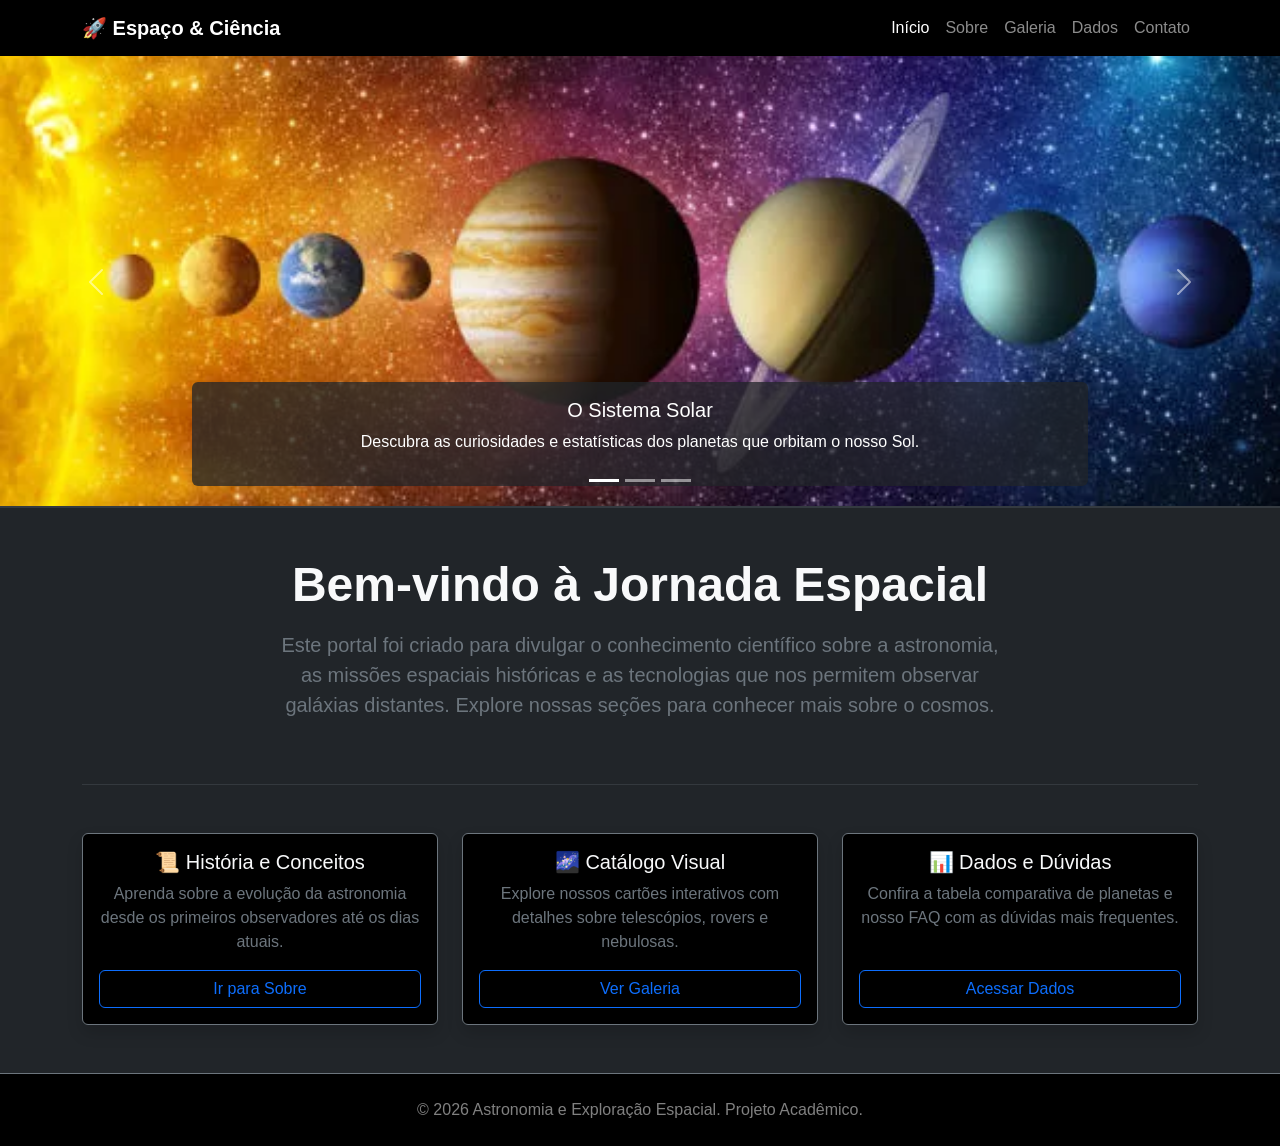
<file: index.html>
<!DOCTYPE html>
<html lang="pt-BR">
<head>
    <meta charset="UTF-8">
    <meta name="viewport" content="width=device-width, initial-scale=1.0">
    <title>Início - Astronomia e Exploração Espacial</title>
    
    <!-- Bootstrap CSS CDN -->
    <link href="https://cdn.jsdelivr.net/npm/bootstrap@5.3.3/dist/css/bootstrap.min.css" rel="stylesheet">
    <!-- Estilo Próprio -->
    <link rel="stylesheet" href="./css/style.css">
</head>
<body class="bg-dark text-light d-flex flex-column min-vh-100">

    <!-- 1. NAVBAR / MENU DE NAVEGAÇÃO -->
    <nav class="navbar navbar-expand-lg navbar-dark bg-black sticky-top">
        <div class="container">
            <a class="navbar-brand fw-bold" href="index.html">🚀 Espaço & Ciência</a>
            <button class="navbar-toggler" type="button" data-bs-toggle="collapse" data-bs-target="#navbarNav">
                <span class="navbar-toggler-icon"></span>
            </button>
            <div class="collapse navbar-collapse" id="navbarNav">
                <ul class="navbar-nav ms-auto">
                    <li class="nav-item"><a class="nav-link active" href="./index.html">Início</a></li>
                    <li class="nav-item"><a class="nav-link" href="./sobre.html">Sobre</a></li>
                    <li class="nav-item"><a class="nav-link" href="./galeria.html">Galeria</a></li>
                    <li class="nav-item"><a class="nav-link" href="./dados.html">Dados</a></li>
                    <li class="nav-item"><a class="nav-link" href="./contato.html">Contato</a></li>
                </ul>
            </div>
        </div>
    </nav>

    <!-- 2. BANNER DE DESTAQUE: CARROSSEL (CAROUSEL BOOTSTRAP) -->
    <div id="carouselEspaco" class="carousel slide" data-bs-ride="carousel">
        <div class="carousel-indicators">
            <button type="button" data-bs-target="#carouselEspaco" data-bs-slide-to="0" class="active"></button>
            <button type="button" data-bs-target="#carouselEspaco" data-bs-slide-to="1"></button>
            <button type="button" data-bs-target="#carouselEspaco" data-bs-slide-to="2"></button>
        </div>
        <div class="carousel-inner">
            <!-- Slide 1 -->
            <div class="carousel-item active" data-bs-interval="4000">
                <img src="./img/banner1.jpg" class="d-block w-100 object-fit-cover" style="height: 450px;" alt="Exploração do Sistema Solar">
                <div class="carousel-caption d-none d-md-block bg-dark bg-opacity-75 rounded p-3">
                    <h5>O Sistema Solar</h5>
                    <p>Descubra as curiosidades e estatísticas dos planetas que orbitam o nosso Sol.</p>
                </div>
            </div>
            <!-- Slide 2 -->
            <div class="carousel-item" data-bs-interval="4000">
                <img src="./img/banner2.jpg" class="d-block w-100 object-fit-cover" style="height: 450px;" alt="Telescópios Espaciais">
                <div class="carousel-caption d-none d-md-block bg-dark bg-opacity-75 rounded p-3">
                    <h5>Grandes Observatórios</h5>
                    <p>Conheça os telescópios que revelam os segredos mais profundos do universo.</p>
                </div>
            </div>
            <!-- Slide 3 -->
            <div class="carousel-item" data-bs-interval="4000">
                <img src="./img/banner3.jpg" class="d-block w-100 object-fit-cover" style="height: 450px;" alt="Missões Espaciais">
                <div class="carousel-caption d-none d-md-block bg-dark bg-opacity-75 rounded p-3">
                    <h5>Missões Históricas</h5>
                    <p>Relembre os marcos da humanidade na conquista e exploração do espaço.</p>
                </div>
            </div>
        </div>
        <button class="carousel-control-prev" type="button" data-bs-target="#carouselEspaco" data-bs-slide="prev">
            <span class="carousel-control-prev-icon"></span>
        </button>
        <button class="carousel-control-next" type="button" data-bs-target="#carouselEspaco" data-bs-slide="next">
            <span class="carousel-control-next-icon"></span>
        </button>
    </div>

    <!-- 3. PROPÓSITO DO SITE -->
    <main class="container my-5 text-center">
        <div class="row justify-content-center">
            <div class="col-lg-8">
                <h1 class="display-5 fw-bold mb-3">Bem-vindo à Jornada Espacial</h1>
                <p class="lead text-secondary">
                    Este portal foi criado para divulgar o conhecimento científico sobre a astronomia, as missões espaciais históricas e as tecnologias que nos permitem observar galáxias distantes. Explore nossas seções para conhecer mais sobre o cosmos.
                </p>
            </div>
        </div>

        <hr class="my-5 border-secondary">

        <!-- 4. CHAMADAS PARA AS OUTRAS SEÇÕES (CALL TO ACTION CARDS) -->
        <div class="row row-cols-1 row-cols-md-3 g-4">
            <!-- Card 1 -> Sobre -->
            <div class="col">
                <div class="card h-100 bg-black text-light border-secondary shadow">
                    <div class="card-body d-flex flex-column">
                        <h3 class="card-title h5">📜 História e Conceitos</h3>
                        <p class="card-text text-secondary">Aprenda sobre a evolução da astronomia desde os primeiros observadores até os dias atuais.</p>
                        <a href="./sobre.html" class="btn btn-outline-primary mt-auto">Ir para Sobre</a>
                    </div>
                </div>
            </div>

            <!-- Card 2 -> Galeria -->
            <div class="col">
                <div class="card h-100 bg-black text-light border-secondary shadow">
                    <div class="card-body d-flex flex-column">
                        <h3 class="card-title h5">🌌 Catálogo Visual</h3>
                        <p class="card-text text-secondary">Explore nossos cartões interativos com detalhes sobre telescópios, rovers e nebulosas.</p>
                        <a href="./galeria.html" class="btn btn-outline-primary mt-auto">Ver Galeria</a>
                    </div>
                </div>
            </div>

            <!-- Card 3 -> Dados -->
            <div class="col">
                <div class="card h-100 bg-black text-light border-secondary shadow">
                    <div class="card-body d-flex flex-column">
                        <h3 class="card-title h5">📊 Dados e Dúvidas</h3>
                        <p class="card-text text-secondary">Confira a tabela comparativa de planetas e nosso FAQ com as dúvidas mais frequentes.</p>
                        <a href="./dados.html" class="btn btn-outline-primary mt-auto">Acessar Dados</a>
                    </div>
                </div>
            </div>
        </div>
    </main>

    <!-- 5. RODAPÉ (FOOTER) -->
    <footer class="bg-black text-center text-white-50 py-4 mt-auto border-top border-secondary">
        <div class="container">
            <p class="mb-0">&copy; 2026 Astronomia e Exploração Espacial. Projeto Acadêmico.</p>
        </div>
    </footer>

    <!-- Bootstrap JS Bundle CDN -->
    <script src="https://cdn.jsdelivr.net/npm/bootstrap@5.3.3/dist/js/bootstrap.bundle.min.js"></script>
</body>
</html>
</file>
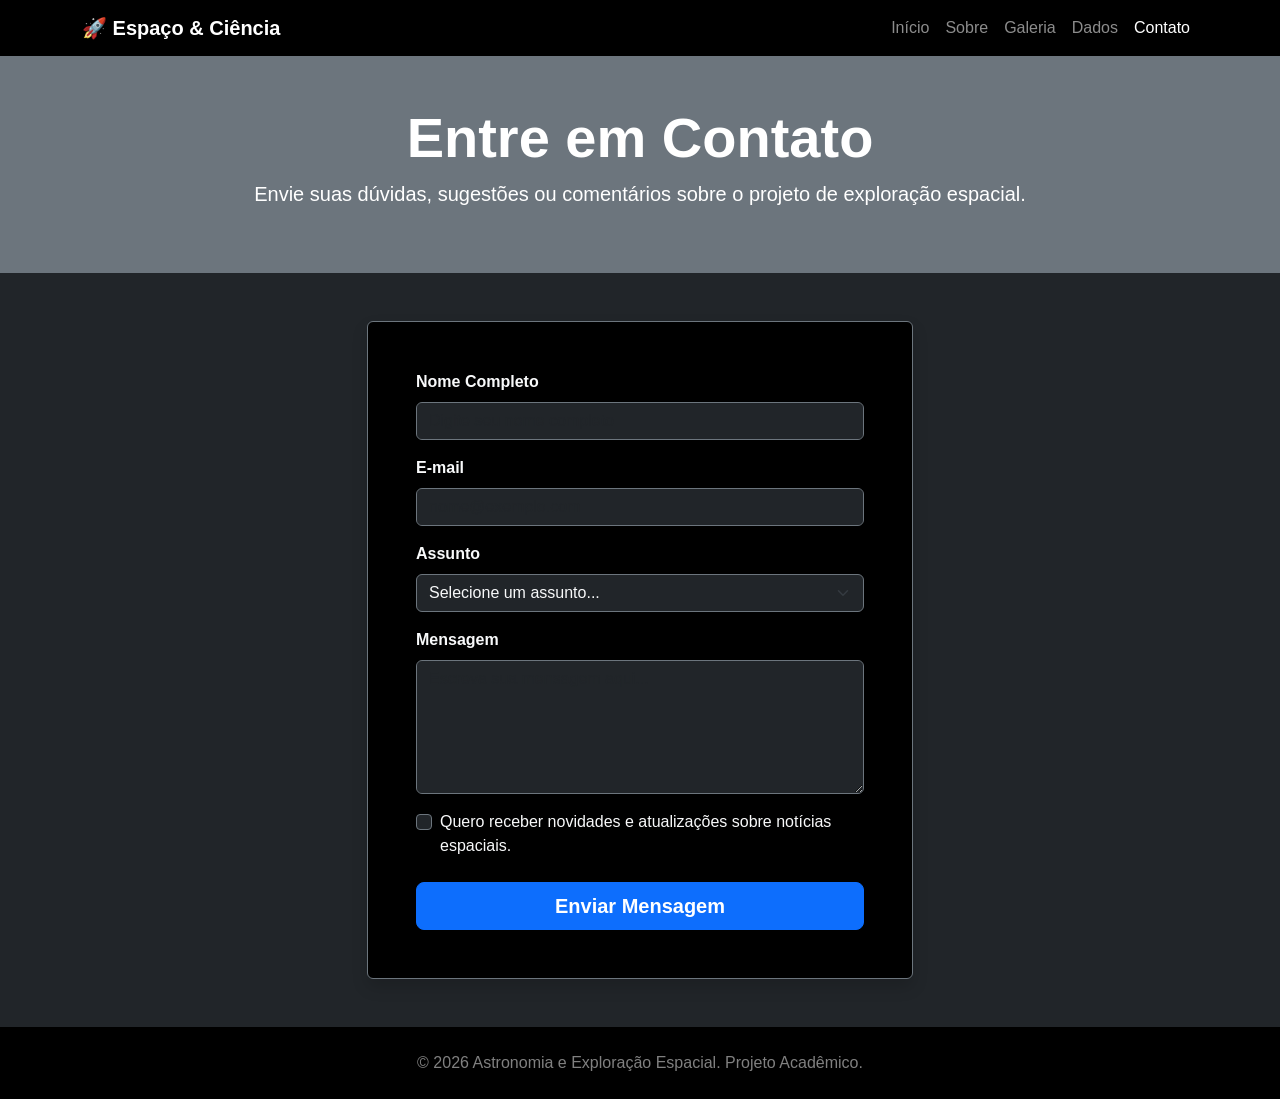
<file: contato.html>
<!DOCTYPE html>
<html lang="pt-BR">
<head>
    <meta charset="UTF-8">
    <meta name="viewport" content="width=device-width, initial-scale=1.0">
    <title>Contato - Astronomia e Exploração Espacial</title>
    
    <!-- Bootstrap CSS CDN -->
    <link href="https://cdn.jsdelivr.net/npm/bootstrap@5.3.3/dist/css/bootstrap.min.css" rel="stylesheet">
    <!-- Estilo Próprio -->
    <link rel="stylesheet" href="./css/style.css">
</head>
<body class="bg-dark text-light">

    <!-- 1. NAVBAR / MENU DE NAVEGAÇÃO -->
    <nav class="navbar navbar-expand-lg navbar-dark bg-black sticky-top">
        <div class="container">
            <a class="navbar-brand fw-bold" href="./index.html">🚀 Espaço & Ciência</a>
            <button class="navbar-toggler" type="button" data-bs-toggle="collapse" data-bs-target="#navbarNav">
                <span class="navbar-toggler-icon"></span>
            </button>
            <div class="collapse navbar-collapse" id="navbarNav">
                <ul class="navbar-nav ms-auto">
                    <li class="nav-item"><a class="nav-link" href="./index.html">Início</a></li>
                    <li class="nav-item"><a class="nav-link" href="./sobre.html">Sobre</a></li>
                    <li class="nav-item"><a class="nav-link" href="./galeria.html">Galeria</a></li>
                    <li class="nav-item"><a class="nav-link" href="./dados.html">Dados</a></li>
                    <li class="nav-item"><a class="nav-link active" href="./contato.html">Contato</a></li>
                </ul>
            </div>
        </div>
    </nav>

    <!-- 2. CABEÇALHO DA PÁGINA -->
    <header class="text-center py-5 bg-secondary text-white">
        <div class="container">
            <h1 class="display-4 fw-bold">Entre em Contato</h1>
            <p class="lead">Envie suas dúvidas, sugestões ou comentários sobre o projeto de exploração espacial.</p>
        </div>
    </header>

    <!-- 3. CONTEÚDO PRINCIPAL (FORMULÁRIO DE CONTATO) -->
    <main class="container my-5">
        <div class="row justify-content-center">
            <div class="col-md-8 col-lg-6">
                <div class="bg-black p-4 p-md-5 rounded shadow border border-secondary">
                    
                    <form action="#" method="POST">
                        
                        <!-- Campo: Nome -->
                        <div class="mb-3">
                            <label for="nome" class="form-label fw-bold">Nome Completo</label>
                            <input type="text" class="form-control bg-dark text-light border-secondary" id="nome" placeholder="Digite seu nome completo" required>
                        </div>

                        <!-- Campo: E-mail -->
                        <div class="mb-3">
                            <label for="email" class="form-label fw-bold">E-mail</label>
                            <input type="email" class="form-control bg-dark text-light border-secondary" id="email" placeholder="nome@exemplo.com" required>
                        </div>

                        <!-- Campo: Assunto (form-select) -->
                        <div class="mb-3">
                            <label for="assunto" class="form-label fw-bold">Assunto</label>
                            <select class="form-select bg-dark text-light border-secondary" id="assunto" required>
                                <option value="" selected disabled>Selecione um assunto...</option>
                                <option value="duvida">Dúvida sobre o conteúdo</option>
                                <option value="sugestao">Sugestão de melhoria</option>
                                <option value="parceria">Parceria/Projeto</option>
                                <option value="outro">Outro assunto</option>
                            </select>
                        </div>

                        <!-- Campo: Mensagem -->
                        <div class="mb-3">
                            <label for="mensagem" class="form-label fw-bold">Mensagem</label>
                            <textarea class="form-control bg-dark text-light border-secondary" id="mensagem" rows="5" placeholder="Escreva sua mensagem aqui..." required></textarea>
                        </div>

                        <!-- Campo: Checkbox (form-check) -->
                        <div class="mb-4 form-check">
                            <input type="checkbox" class="form-check-input bg-dark border-secondary" id="novidades">
                            <label class="form-check-label" for="novidades">
                                Quero receber novidades e atualizações sobre notícias espaciais.
                            </label>
                        </div>

                        <!-- Botão de Envio (btn) -->
                        <div class="d-grid">
                            <button type="submit" class="btn btn-primary btn-lg fw-bold">Enviar Mensagem</button>
                        </div>

                    </form>

                </div>
            </div>
        </div>
    </main>

    <!-- 4. RODAPÉ (FOOTER) -->
    <footer class="bg-black text-center text-white-50 py-4 mt-auto">
        <div class="container">
            <p class="mb-0">&copy; 2026 Astronomia e Exploração Espacial. Projeto Acadêmico.</p>
        </div>
    </footer>

    <!-- Bootstrap JS Bundle CDN -->
    <script src="https://cdn.jsdelivr.net/npm/bootstrap@5.3.3/dist/js/bootstrap.bundle.min.js"></script>
</body>
</html>
</file>
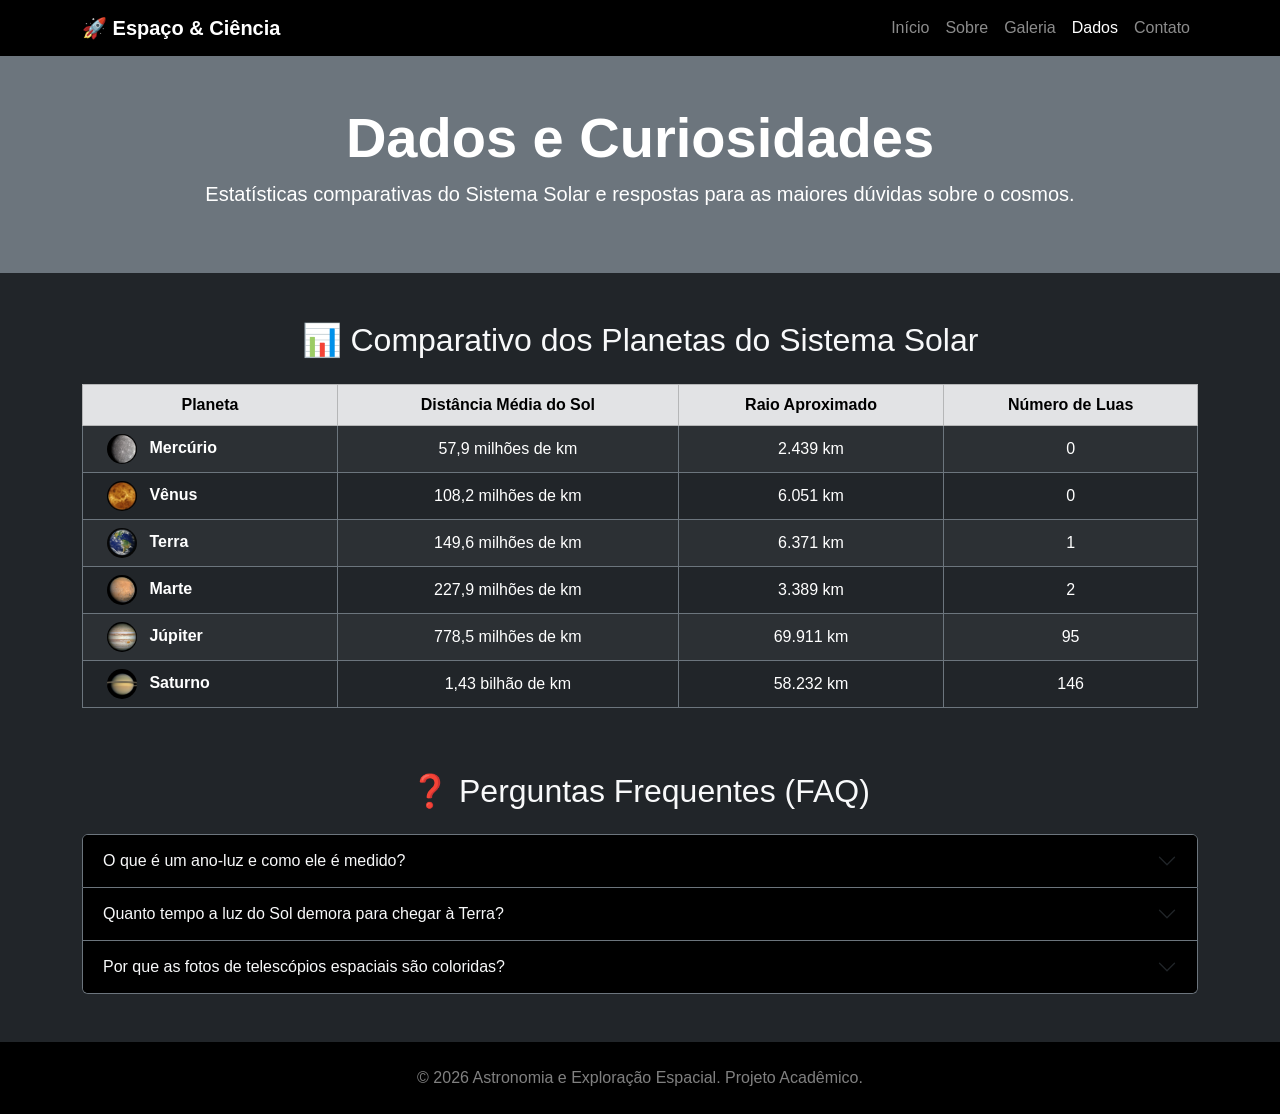
<file: dados.html>
<!DOCTYPE html>
<html lang="pt-BR">
<head>
    <meta charset="UTF-8">
    <meta name="viewport" content="width=device-width, initial-scale=1.0">
    <title>Dados e Curiosidades - Astronomia</title>
    
    <!-- Bootstrap CSS CDN -->
    <link href="https://cdn.jsdelivr.net/npm/bootstrap@5.3.3/dist/css/bootstrap.min.css" rel="stylesheet">
    <!-- Estilo Próprio -->
    <link rel="stylesheet" href="./css/style.css">
</head>
<body class="bg-dark text-light">

    <!-- 1. NAVBAR / MENU DE NAVEGAÇÃO -->
    <nav class="navbar navbar-expand-lg navbar-dark bg-black sticky-top">
        <div class="container">
            <a class="navbar-brand fw-bold" href="index.html">🚀 Espaço & Ciência</a>
            <button class="navbar-toggler" type="button" data-bs-toggle="collapse" data-bs-target="#navbarNav">
                <span class="navbar-toggler-icon"></span>
            </button>
            <div class="collapse navbar-collapse" id="navbarNav">
                <ul class="navbar-nav ms-auto">
                    <li class="nav-item"><a class="nav-link" href="./index.html">Início</a></li>
                    <li class="nav-item"><a class="nav-link" href="./sobre.html">Sobre</a></li>
                    <li class="nav-item"><a class="nav-link" href="./galeria.html">Galeria</a></li>
                    <li class="nav-item"><a class="nav-link active" href="./dados.html">Dados</a></li>
                    <li class="nav-item"><a class="nav-link" href="./contato.html">Contato</a></li>
                </ul>
            </div>
        </div>
    </nav>

    <!-- 2. CABEÇALHO DA PÁGINA -->
    <header class="text-center py-5 bg-secondary text-white">
        <div class="container">
            <h1 class="display-4 fw-bold">Dados e Curiosidades</h1>
            <p class="lead">Estatísticas comparativas do Sistema Solar e respostas para as maiores dúvidas sobre o cosmos.</p>
        </div>
    </header>

    <!-- 3. CONTEÚDO PRINCIPAL -->
    <main class="container my-5">
        
        <!-- SEÇÃO DA TABELA -->
        <section class="mb-5">
            <h2 class="mb-4 text-center">📊 Comparativo dos Planetas do Sistema Solar</h2>
            <div class="table-responsive">
                <table class="table table-dark table-striped table-hover table-bordered border-secondary align-middle text-center">
                    <thead>
                        <tr class="table-secondary text-dark">
                            <th>Planeta</th>
                            <th>Distância Média do Sol</th>
                            <th>Raio Aproximado</th>
                            <th>Número de Luas</th>
                        </tr>
                    </thead>
                    <tbody>
                        <tr>
                            <td class="fw-bold text-start ps-4">
                                <img src="./img/mercurio.jpg" alt="Mercúrio" width="30" height="30" class="rounded-circle me-2 object-fit-cover"> Mercúrio
                            </td>
                            <td>57,9 milhões de km</td>
                            <td>2.439 km</td>
                            <td>0</td>
                        </tr>
                        <tr>
                            <td class="fw-bold text-start ps-4">
                                <img src="./img/venus.jpg" alt="Vênus" width="30" height="30" class="rounded-circle me-2 object-fit-cover"> Vênus
                            </td>
                            <td>108,2 milhões de km</td>
                            <td>6.051 km</td>
                            <td>0</td>
                        </tr>
                        <tr>
                            <td class="fw-bold text-start ps-4">
                                <img src="./img/terra.jpg" alt="Terra" width="30" height="30" class="rounded-circle me-2 object-fit-cover"> Terra
                            </td>
                            <td>149,6 milhões de km</td>
                            <td>6.371 km</td>
                            <td>1</td>
                        </tr>
                        <tr>
                            <td class="fw-bold text-start ps-4">
                                <img src="./img/marte.jpg" alt="Marte" width="30" height="30" class="rounded-circle me-2 object-fit-cover"> Marte
                            </td>
                            <td>227,9 milhões de km</td>
                            <td>3.389 km</td>
                            <td>2</td>
                        </tr>
                        <tr>
                            <td class="fw-bold text-start ps-4">
                                <img src="./img/jupiter.jpg" alt="Júpiter" width="30" height="30" class="rounded-circle me-2 object-fit-cover"> Júpiter
                            </td>
                            <td>778,5 milhões de km</td>
                            <td>69.911 km</td>
                            <td>95</td>
                        </tr>
                        <tr>
                            <td class="fw-bold text-start ps-4">
                                <img src="./img/saturno.jpg" alt="Saturno" width="30" height="30" class="rounded-circle me-2 object-fit-cover"> Saturno
                            </td>
                            <td>1,43 bilhão de km</td>
                            <td>58.232 km</td>
                            <td>146</td>
                        </tr>
                    </tbody>
                </table>
            </div>
        </section>

        <!-- SEÇÃO DO ACCORDION (SANFONA) -->
        <section class="my-5">
            <h2 class="mb-4 text-center">❓ Perguntas Frequentes (FAQ)</h2>
            
            <div class="accordion" id="accordionAstronomia">
                
                <!-- Pergunta 1 -->
                <div class="accordion-item bg-black text-light border-secondary">
                    <h2 class="accordion-header" id="headingOne">
                        <button class="accordion-button bg-black text-light collapsed" type="button" data-bs-toggle="collapse" data-bs-target="#collapseOne" aria-expanded="false" aria-controls="collapseOne">
                            O que é um ano-luz e como ele é medido?
                        </button>
                    </h2>
                    <div id="collapseOne" class="accordion-collapse collapse" aria-labelledby="headingOne" data-bs-parent="#accordionAstronomia">
                        <div class="accordion-body">
                            Um ano-luz **não é uma unidade de tempo**, mas sim de distância. Corresponde à distância que a luz percorre no vácuo em um ano terrestre. Como a luz viaja a cerca de 300.000 quilômetros por segundo, um ano-luz equivale a aproximadamente **9,46 trilhões de quilômetros**.
                        </div>
                    </div>
                </div>

                <!-- Pergunta 2 -->
                <div class="accordion-item bg-black text-light border-secondary">
                    <h2 class="accordion-header" id="headingTwo">
                        <button class="accordion-button bg-black text-light collapsed" type="button" data-bs-toggle="collapse" data-bs-target="#collapseTwo" aria-expanded="false" aria-controls="collapseTwo">
                            Quanto tempo a luz do Sol demora para chegar à Terra?
                        </button>
                    </h2>
                    <div id="collapseTwo" class="accordion-collapse collapse" aria-labelledby="headingTwo" data-bs-parent="#accordionAstronomia">
                        <div class="accordion-body">
                            A luz do Sol viaja pelo espaço e leva em média **8 minutos e 20 segundos** (cerca de 500 segundos) para percorrer a distância de aproximadamente 150 milhões de quilômetros até atingir a superfície da Terra.
                        </div>
                    </div>
                </div>

                <!-- Pergunta 3 -->
                <div class="accordion-item bg-black text-light border-secondary">
                    <h2 class="accordion-header" id="headingThree">
                        <button class="accordion-button bg-black text-light collapsed" type="button" data-bs-toggle="collapse" data-bs-target="#collapseThree" aria-expanded="false" aria-controls="collapseThree">
                            Por que as fotos de telescópios espaciais são coloridas?
                        </button>
                    </h2>
                    <div id="collapseThree" class="accordion-collapse collapse" aria-labelledby="headingThree" data-bs-parent="#accordionAstronomia">
                        <div class="accordion-body">
                            Muitos telescópios espaciais capturam imagens em preto e branco usando filtros especializados para comprimentos de onda específicos (incluindo infravermelho e ultravioleta invisíveis ao olho humano). Cientistas e astrônomos atribuem cores científicas a essas imagens para destacar detalhes como gases, poeira e elementos químicos.
                        </div>
                    </div>
                </div>

            </div>
        </section>

    </main>

    <!-- 4. RODAPÉ (FOOTER) -->
    <footer class="bg-black text-center text-white-50 py-4 mt-auto">
        <div class="container">
            <p class="mb-0">&copy; 2026 Astronomia e Exploração Espacial. Projeto Acadêmico.</p>
        </div>
    </footer>

    <!-- Bootstrap JS Bundle CDN -->
    <script src="https://cdn.jsdelivr.net/npm/bootstrap@5.3.3/dist/js/bootstrap.bundle.min.js"></script>
</body>
</html>
</file>
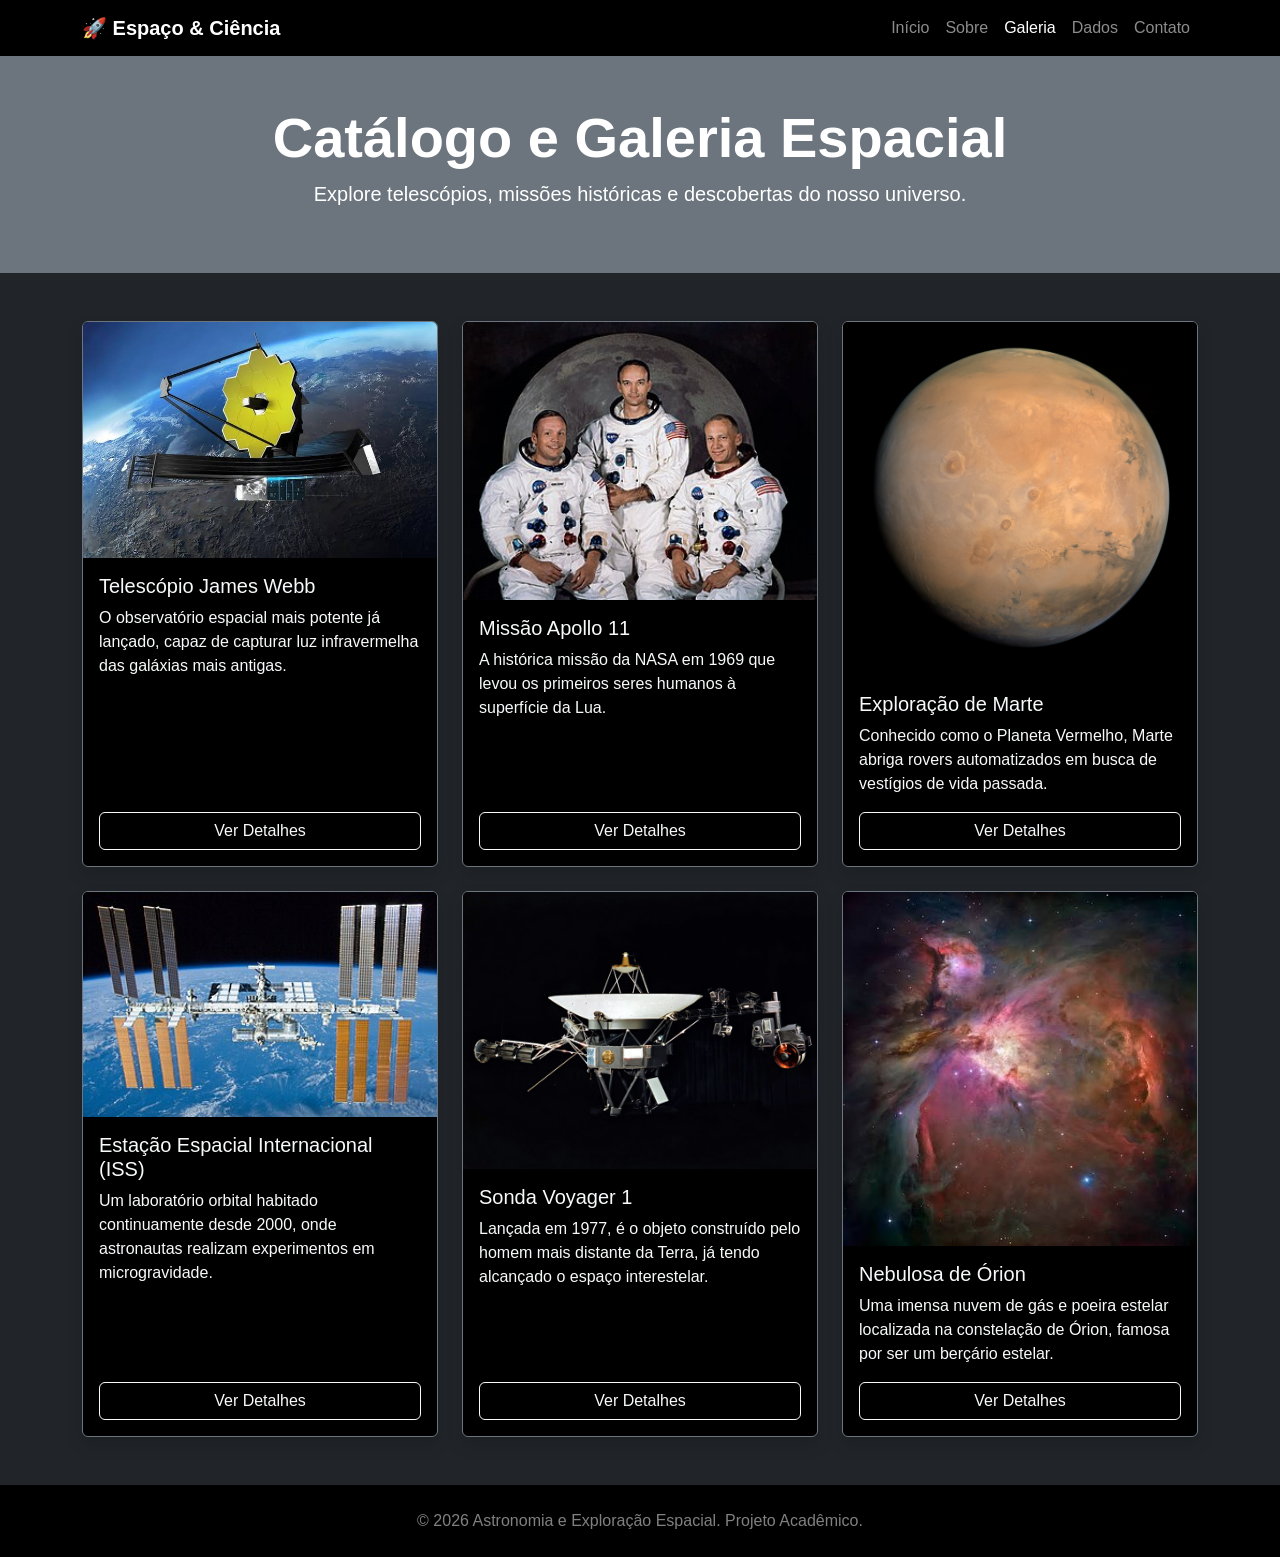
<file: galeria.html>
<!DOCTYPE html>
<html lang="pt-BR">
<head>
    <meta charset="UTF-8">
    <meta name="viewport" content="width=device-width, initial-scale=1.0">
    <title>Galeria - Astronomia e Exploração Espacial</title>
    
    <!-- Bootstrap CSS CDN -->
    <link href="https://cdn.jsdelivr.net/npm/bootstrap@5.3.3/dist/css/bootstrap.min.css" rel="stylesheet">
    <!-- Estilo Próprio -->
    <link rel="stylesheet" href="css/style.css">
</head>
<body class="bg-dark text-light">

    <!-- 1. NAVBAR / MENU DE NAVEGAÇÃO -->
    <nav class="navbar navbar-expand-lg navbar-dark bg-black sticky-top">
        <div class="container">
            <a class="navbar-brand fw-bold" href="./index.html">🚀 Espaço & Ciência</a>
            <button class="navbar-toggler" type="button" data-bs-toggle="collapse" data-bs-target="#navbarNav">
                <span class="navbar-toggler-icon"></span>
            </button>
            <div class="collapse navbar-collapse" id="navbarNav">
                <ul class="navbar-nav ms-auto">
                    <li class="nav-item"><a class="nav-link" href="./index.html">Início</a></li>
                    <li class="nav-item"><a class="nav-link" href="./sobre.html">Sobre</a></li>
                    <li class="nav-item"><a class="nav-link active" href="./galeria.html">Galeria</a></li>
                    <li class="nav-item"><a class="nav-link" href="./dados.html">Dados</a></li>
                    <li class="nav-item"><a class="nav-link" href="./contato.html">Contato</a></li>
                </ul>
            </div>
        </div>
    </nav>

    <!-- 2. CABEÇALHO DA PÁGINA -->
    <header class="text-center py-5 bg-secondary text-white">
        <div class="container">
            <h1 class="display-4 fw-bold">Catálogo e Galeria Espacial</h1>
            <p class="lead">Explore telescópios, missões históricas e descobertas do nosso universo.</p>
        </div>
    </header>

    <!-- 3. CONTEÚDO PRINCIPAL (GRID DE CARDS) -->
    <main class="container my-5">
        <div class="row row-cols-1 row-cols-md-3 g-4">
            
            <!-- Item 1: James Webb -->
            <div class="col">
                <div class="card h-100 bg-black text-light border-secondary shadow">
                    <img src="img/webb.jpg" class="card-img-top" alt="Telescópio James Webb">
                    <div class="card-body d-flex flex-column">
                        <h5 class="card-title">Telescópio James Webb</h5>
                        <p class="card-text">O observatório espacial mais potente já lançado, capaz de capturar luz infravermelha das galáxias mais antigas.</p>
                        <button class="mt-auto btn btn-outline-light" data-bs-toggle="modal" data-bs-target="#modalWebb">Ver Detalhes</button>
                    </div>
                </div>
            </div>

            <!-- Item 2: Apollo 11 -->
            <div class="col">
                <div class="card h-100 bg-black text-light border-secondary shadow">
                    <img src="./img/apollo.jpg" class="card-img-top" alt="Missão Apollo 11">
                    <div class="card-body d-flex flex-column">
                        <h5 class="card-title">Missão Apollo 11</h5>
                        <p class="card-text">A histórica missão da NASA em 1969 que levou os primeiros seres humanos à superfície da Lua.</p>
                        <button class="mt-auto btn btn-outline-light" data-bs-toggle="modal" data-bs-target="#modalApollo">Ver Detalhes</button>
                    </div>
                </div>
            </div>

            <!-- Item 3: Marte -->
            <div class="col">
                <div class="card h-100 bg-black text-light border-secondary shadow">
                    <img src="./img/marte.jpg" class="card-img-top" alt="Exploração de Marte">
                    <div class="card-body d-flex flex-column">
                        <h5 class="card-title">Exploração de Marte</h5>
                        <p class="card-text">Conhecido como o Planeta Vermelho, Marte abriga rovers automatizados em busca de vestígios de vida passada.</p>
                        <button class="mt-auto btn btn-outline-light" data-bs-toggle="modal" data-bs-target="#modalMarte">Ver Detalhes</button>
                    </div>
                </div>
            </div>

            <!-- Item 4: Estação Espacial Internacional (ISS) -->
            <div class="col">
                <div class="card h-100 bg-black text-light border-secondary shadow">
                    <img src="./img/iss.jpg" class="card-img-top" alt="Estação Espacial Internacional">
                    <div class="card-body d-flex flex-column">
                        <h5 class="card-title">Estação Espacial Internacional (ISS)</h5>
                        <p class="card-text">Um laboratório orbital habitado continuamente desde 2000, onde astronautas realizam experimentos em microgravidade.</p>
                        <button class="mt-auto btn btn-outline-light" data-bs-toggle="modal" data-bs-target="#modalIss">Ver Detalhes</button>
                    </div>
                </div>
            </div>

            <!-- Item 5: Voyager 1 -->
            <div class="col">
                <div class="card h-100 bg-black text-light border-secondary shadow">
                    <img src="./img/voyager.jpg" class="card-img-top" alt="Sonda Voyager 1">
                    <div class="card-body d-flex flex-column">
                        <h5 class="card-title">Sonda Voyager 1</h5>
                        <p class="card-text">Lançada em 1977, é o objeto construído pelo homem mais distante da Terra, já tendo alcançado o espaço interestelar.</p>
                        <button class="mt-auto btn btn-outline-light" data-bs-toggle="modal" data-bs-target="#modalVoyager">Ver Detalhes</button>
                    </div>
                </div>
            </div>

            <!-- Item 6: Nebulosa de Órion -->
            <div class="col">
                <div class="card h-100 bg-black text-light border-secondary shadow">
                    <img src="./img/orion.jpg" class="card-img-top" alt="Nebulosa de Órion">
                    <div class="card-body d-flex flex-column">
                        <h5 class="card-title">Nebulosa de Órion</h5>
                        <p class="card-text">Uma imensa nuvem de gás e poeira estelar localizada na constelação de Órion, famosa por ser um berçário estelar.</p>
                        <button class="mt-auto btn btn-outline-light" data-bs-toggle="modal" data-bs-target="#modalOrion">Ver Detalhes</button>
                    </div>
                </div>
            </div>

        </div>
    </main>

    <!-- 4. MODAIS (JANELAS DE DETALHES DE CADA ITEM) -->
    
    <!-- Modal 1 -->
    <div class="modal fade" id="modalWebb" tabindex="-1">
        <div class="modal-dialog">
            <div class="modal-content bg-dark text-light">
                <div class="modal-header border-secondary">
                    <h5 class="modal-title">Telescópio James Webb</h5>
                    <button type="button" class="btn-close btn-close-white" data-bs-dismiss="modal"></button>
                </div>
                <div class="modal-body">
                    <p>O Telescópio Espacial James Webb (JWST) foi lançado em dezembro de 2021. Ele opera no infravermelho, permitindo enxergar através de nuvens densas de poeira cósmica para estudar a formação das primeiras galáxias e a atmosfera de exoplanetas distantes.</p>
                </div>
            </div>
        </div>
    </div>

    <!-- Modal 2 -->
    <div class="modal fade" id="modalApollo" tabindex="-1">
        <div class="modal-dialog">
            <div class="modal-content bg-dark text-light">
                <div class="modal-header border-secondary">
                    <h5 class="modal-title">Missão Apollo 11</h5>
                    <button type="button" class="btn-close btn-close-white" data-bs-dismiss="modal"></button>
                </div>
                <div class="modal-body">
                    <p>Em 20 de julho de 1969, os astronautas Neil Armstrong e Buzz Aldrin pousaram o módulo lunar Eagle na Lua. A célebre frase "Um pequeno passo para o homem, um salto para a humanidade" marcou um dos maiores triunfos tecnológicos da história.</p>
                </div>
            </div>
        </div>
    </div>

    <!-- Modal 3 -->
    <div class="modal fade" id="modalMarte" tabindex="-1">
        <div class="modal-dialog">
            <div class="modal-content bg-dark text-light">
                <div class="modal-header border-secondary">
                    <h5 class="modal-title">Exploração de Marte</h5>
                    <button type="button" class="btn-close btn-close-white" data-bs-dismiss="modal"></button>
                </div>
                <div class="modal-body">
                    <p>Marte tem sido o principal alvo de robôs exploradores, como os rovers Curiosity e Perseverance. Os cientistas estudam o solo marciano para entender se o planeta já possuiu condições habitáveis no passado remoto.</p>
                </div>
            </div>
        </div>
    </div>

    <!-- Modal 4 -->
    <div class="modal fade" id="modalIss" tabindex="-1">
        <div class="modal-dialog">
            <div class="modal-content bg-dark text-light">
                <div class="modal-header border-secondary">
                    <h5 class="modal-title">Estação Espacial Internacional (ISS)</h5>
                    <button type="button" class="btn-close btn-close-white" data-bs-dismiss="modal"></button>
                </div>
                <div class="modal-body">
                    <p>Orbitando a cerca de 400 quilômetros da Terra, a ISS serve como base de cooperação internacional entre agências espaciais dos EUA, Rússia, Europa, Japão e Canadá. Ela viaja a uma velocidade impressionante de 28.000 km/h.</p>
                </div>
            </div>
        </div>
    </div>

    <!-- Modal 5 -->
    <div class="modal fade" id="modalVoyager" tabindex="-1">
        <div class="modal-dialog">
            <div class="modal-content bg-dark text-light">
                <div class="modal-header border-secondary">
                    <h5 class="modal-title">Sonda Voyager 1</h5>
                    <button type="button" class="btn-close btn-close-white" data-bs-dismiss="modal"></button>
                </div>
                <div class="modal-body">
                    <p>A Voyager 1 carrega consigo o "Disco de Ouro", um registro fonográfico contendo sons, músicas e saudações da Terra caso a sonda seja encontrada por alguma inteligência extraterrestre no futuro distante.</p>
                </div>
            </div>
        </div>
    </div>

    <!-- Modal 6 -->
    <div class="modal fade" id="modalOrion" tabindex="-1">
        <div class="modal-dialog">
            <div class="modal-content bg-dark text-light">
                <div class="modal-header border-secondary">
                    <h5 class="modal-title">Nebulosa de Órion</h5>
                    <button type="button" class="btn-close btn-close-white" data-bs-dismiss="modal"></button>
                </div>
                <div class="modal-body">
                    <p>Visível a olho nu no céu noturno como uma estrela "embaçada" na espada da constelação de Órion, essa região é um enorme berçário estelar onde centenas de estrelas recém-nascidas e discos protoplanetários estão se formando.</p>
                </div>
            </div>
        </div>
    </div>

    <!-- 5. RODAPÉ (FOOTER) -->
    <footer class="bg-black text-center text-white-50 py-4 mt-auto">
        <div class="container">
            <p class="mb-0">&copy; 2026 Astronomia e Exploração Espacial. Projeto Acadêmico.</p>
        </div>
    </footer>

    <!-- Bootstrap JS Bundle CDN -->
    <script src="https://cdn.jsdelivr.net/npm/bootstrap@5.3.3/dist/js/bootstrap.bundle.min.js"></script>
</body>
</html>
</file>
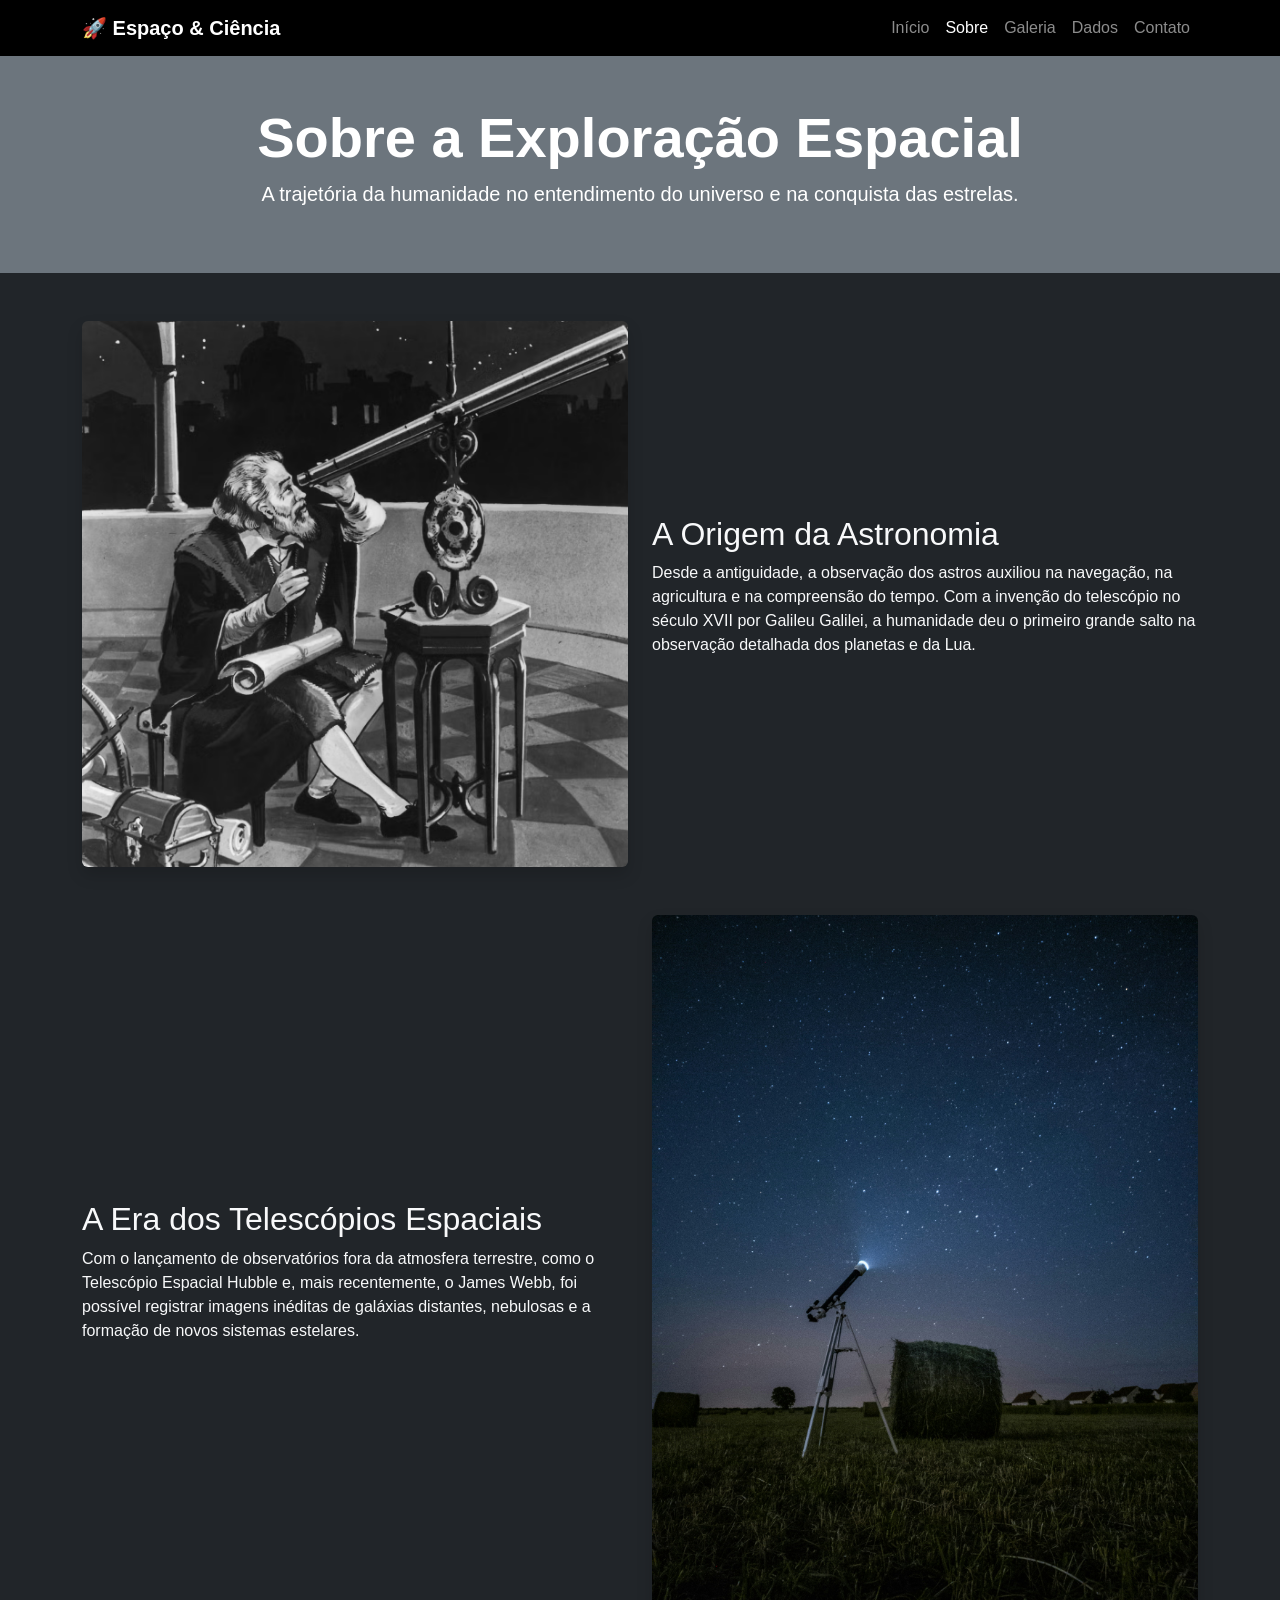
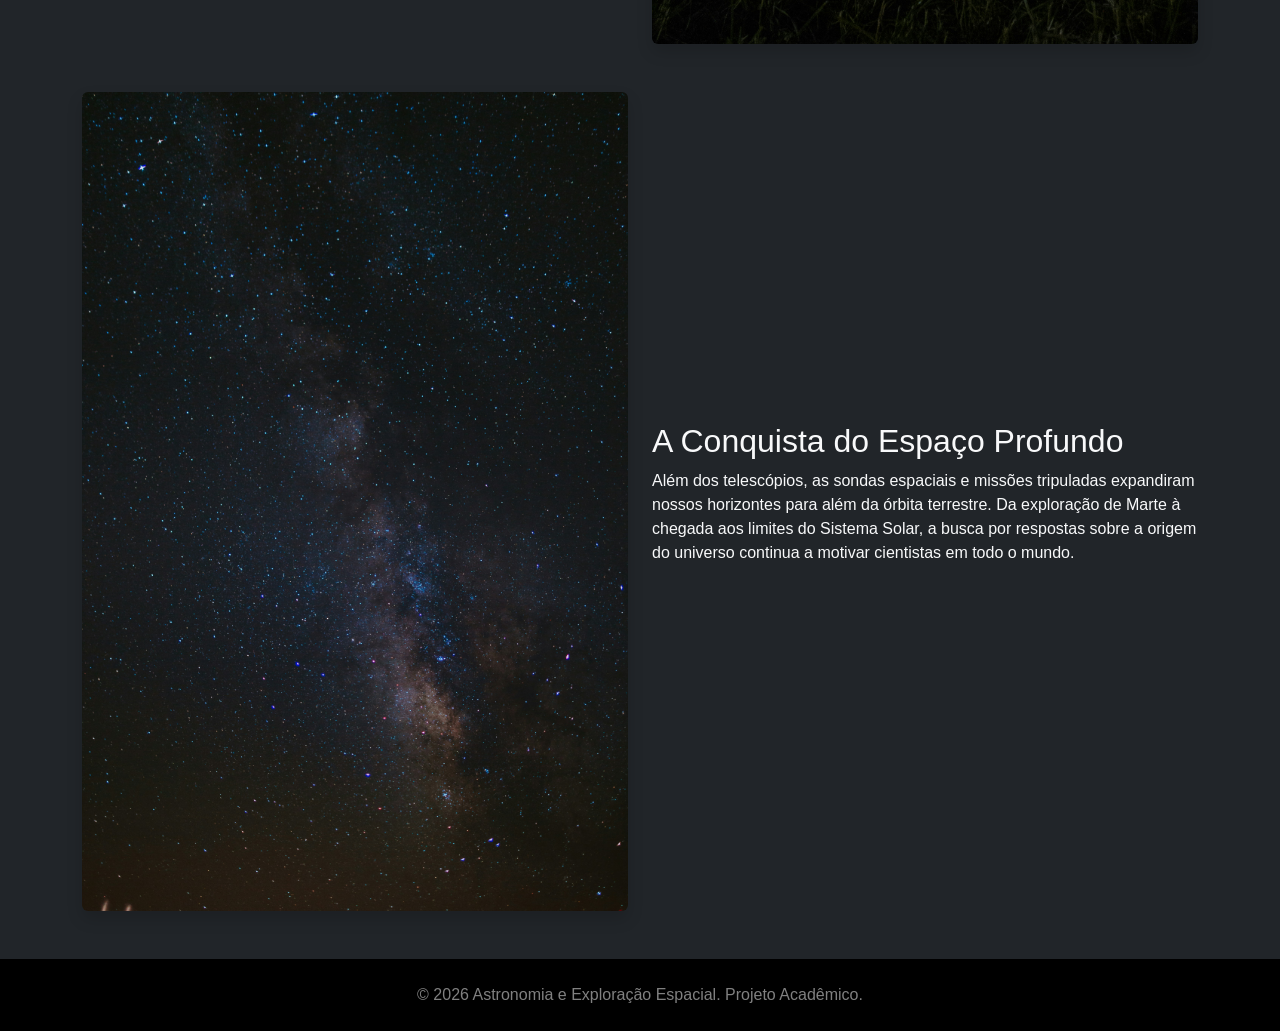
<file: sobre.html>
<!DOCTYPE html>
<html lang="pt-BR">
<head>
<meta charset="UTF-8">
<meta name="viewport" content="width=device-width, initial-scale=1.0">
<title>Sobre - Astronomia e Exploração Espacial</title>

<!-- Bootstrap CSS CDN -->
<link href="https://cdn.jsdelivr.net/npm/bootstrap@5.3.3/dist/css/bootstrap.min.css" rel="stylesheet">
<!-- Estilo Próprio -->
<link rel="stylesheet" href="./css/style.css">
</head>
<body class="bg-dark text-light">

<!-- 1. NAVBAR / MENU DE NAVEGAÇÃO -->
<nav class="navbar navbar-expand-lg navbar-dark bg-black sticky-top">
<div class="container">
<a class="navbar-brand fw-bold" href="./index.html">🚀 Espaço & Ciência</a>
<button class="navbar-toggler" type="button" data-bs-toggle="collapse" data-bs-target="#navbarNav">
<span class="navbar-toggler-icon"></span>
</button>
<div class="collapse navbar-collapse" id="navbarNav">
<ul class="navbar-nav ms-auto">
<li class="nav-item"><a class="nav-link" href="./index.html">Início</a></li>
<li class="nav-item"><a class="nav-link active" href="./sobre.html">Sobre</a></li>
<li class="nav-item"><a class="nav-link" href="./galeria.html">Galeria</a></li>
<li class="nav-item"><a class="nav-link" href="./dados.html">Dados</a></li>
<li class="nav-item"><a class="nav-link" href="./contato.html">Contato</a></li>
</ul>
</div>
</div>
</nav>

<!-- 2. CABEÇALHO DA PÁGINA -->
<header class="text-center py-5 bg-secondary text-white">
<div class="container">
<h1 class="display-4 fw-bold">Sobre a Exploração Espacial</h1>
<p class="lead">A trajetória da humanidade no entendimento do universo e na conquista das estrelas.</p>
</div>
</header>

<!-- 3. CONTEÚDO PRINCIPAL (SISTEMA DE GRID DO BOOTSTRAP) -->
<main class="container my-5">

<!-- Bloco 1: Imagem na esquerda, Texto na direita -->
<section class="row align-items-center mb-5">
<div class="col-md-6 mb-3 mb-md-0">
<img src="./img/historia.jpg" alt="História da Astronomia" class="img-fluid rounded shadow">
</div>
<div class="col-md-6">
<h2>A Origem da Astronomia</h2>
<p>Desde a antiguidade, a observação dos astros auxiliou na navegação, na agricultura e na compreensão do tempo. Com a invenção do telescópio no século XVII por Galileu Galilei, a humanidade deu o primeiro grande salto na observação detalhada dos planetas e da Lua.</p>
</div>
</section>

<!-- Bloco 2: Texto na esquerda, Imagem na direita -->
<section class="row align-items-center mb-5">
<div class="col-md-6 order-md-2 mb-3 mb-md-0">
<img src="./img/telescopio.jpg" alt="Telescópios Modernos" class="img-fluid rounded shadow">
</div>
<div class="col-md-6 order-md-1">
<h2>A Era dos Telescópios Espaciais</h2>
<p>Com o lançamento de observatórios fora da atmosfera terrestre, como o Telescópio Espacial Hubble e, mais recentemente, o James Webb, foi possível registrar imagens inéditas de galáxias distantes, nebulosas e a formação de novos sistemas estelares.</p>
</div>
</section>

<!-- Bloco 3: Novo bloco com a imagem espaco.jpg -->
<section class="row align-items-center mb-5">
<div class="col-md-6 mb-3 mb-md-0">
<img src="./img/espaco.jpg" alt="Exploração do Espaço Profundo" class="img-fluid rounded shadow">
</div>
<div class="col-md-6">
<h2>A Conquista do Espaço Profundo</h2>
<p>Além dos telescópios, as sondas espaciais e missões tripuladas expandiram nossos horizontes para além da órbita terrestre. Da exploração de Marte à chegada aos limites do Sistema Solar, a busca por respostas sobre a origem do universo continua a motivar cientistas em todo o mundo.</p>
</div>
</section>

</main>

<!-- 4. RODAPÉ (FOOTER) -->
<footer class="bg-black text-center text-white-50 py-4 mt-auto">
<div class="container">
<p class="mb-0">&copy; 2026 Astronomia e Exploração Espacial. Projeto Acadêmico.</p>
</div>
</footer>

<!-- Bootstrap JS Bundle CDN -->
<script src="https://cdn.jsdelivr.net/npm/bootstrap@5.3.3/dist/js/bootstrap.bundle.min.js"></script>
</body>
</html>
</file>
<file: css/style.css>
/* Customizações pontuais do projeto */

/* Ajuste fino na cor de fundo padrão para um tom de espaço */
body {
    background-color: #0d0f12 !important;
    font-family: 'Segoe UI', Tahoma, Geneva, Verdana, sans-serif;
}

/* Realce suave para os cards ao passar o mouse */
.card {
    transition: transform 0.2s ease, border-color 0.2s ease;
}

.card:hover {
    transform: translateY(-4px);
    border-color: #0d6efd !important;
}

/* Sombra e arredondamento padrão do Carrossel */
.carousel-inner {
    border-bottom: 2px solid #343a40;
}
</file>
